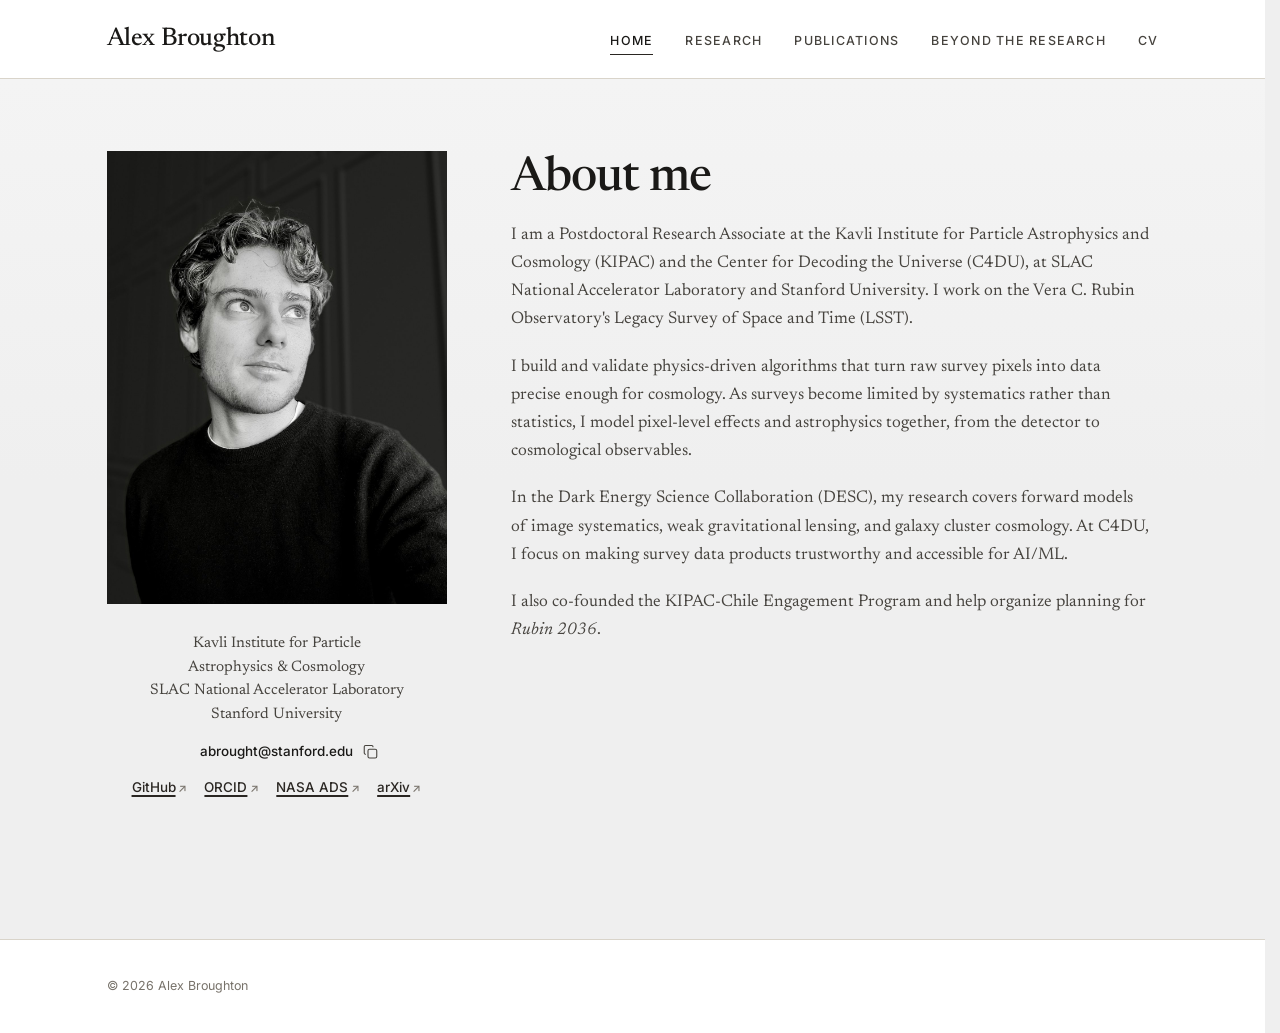
<file: index.html>
<!DOCTYPE html>
<html lang="en">
<head>
<meta charset="utf-8">
<meta name="viewport" content="width=device-width, initial-scale=1">
<title>Alex Broughton</title>
<meta name="description" content="Alex Broughton — Postdoctoral Research Associate at KIPAC, SLAC National Accelerator Laboratory. Instrument signature removal and calibration for the Rubin Observatory LSST Science Pipelines; weak lensing and cluster cosmology with DESC.">
<link rel="canonical" href="https://alex-broughton.github.io/">
<meta property="og:title" content="Alex Broughton">
<meta property="og:description" content="Postdoctoral Research Associate, KIPAC / SLAC — instrument signature removal and calibration for Rubin Observatory's LSST.">
<meta property="og:type" content="profile">
<meta property="og:url" content="https://alex-broughton.github.io/">
<meta property="og:image" content="https://alex-broughton.github.io/img/portrait.jpg">
<link rel="preconnect" href="https://fonts.googleapis.com">
<link rel="preconnect" href="https://fonts.gstatic.com" crossorigin>
<link href="https://fonts.googleapis.com/css2?family=Inter:wght@400;500;600&family=Newsreader:ital,opsz,wght@0,6..72,400;0,6..72,500;0,6..72,600;1,6..72,400&display=swap" rel="stylesheet">
<link rel="stylesheet" href="css/style.css?v=20261104a">
</head>
<body>
<a class="skip-link" href="#main">Skip to content</a>

<header class="site-header">
  <div class="wrap">
    <a class="wordmark" href="index.html">Alex Broughton</a>
    <nav class="site-nav" aria-label="Primary">
      <a href="index.html" aria-current="page">Home</a>
      <a href="research.html">Research</a>
      <a href="publications.html">Publications</a>
      <a href="outreach.html">Beyond the Research</a>
      <a href="cv.html">CV</a>
    </nav>
  </div>
</header>

<main id="main">

<section class="hero wrap">
  <div class="hero-grid">

    <!-- ---------- left column: portrait ---------- -->
      <figure class="portrait-fig">
        <img src="img/portrait.jpg" width="1200" height="1600"
             alt="Portrait of Alex Broughton.">
      </figure>

    <!-- ---------- left column: affiliations, contact, links ---------- -->
    <div class="hero-meta">
      <p class="meta-affil">
        Kavli Institute for Particle Astrophysics &amp;&nbsp;Cosmology<br>
        SLAC National Accelerator Laboratory<br>
        Stanford University
      </p>
      <p class="meta-contact">
        <span class="email-wrap"><span class="email-text">abrought@stanford.edu</span><button type="button" class="copy-btn" data-copy="abrought@stanford.edu"
                aria-label="Copy email address" title="Copy email address"><svg viewBox="0 0 24 24" width="15" height="15" fill="none" stroke="currentColor" stroke-width="1.75" stroke-linecap="round" stroke-linejoin="round" aria-hidden="true"><rect x="8" y="8" width="14" height="14" rx="2.5"/><path d="M4 16c-1.1 0-2-.9-2-2V4c0-1.1.9-2 2-2h10c1.1 0 2 .9 2 2"/></svg></button></span>
      </p>
      <p class="meta-links">
        <a href="https://github.com/Alex-Broughton" rel="me noopener">GitHub</a>
        <a href="https://orcid.org/0000-0001-6966-5316" rel="me noopener">ORCID</a>
        <a href="https://ui.adsabs.harvard.edu/search/q=orcid%3A0000-0001-6966-5316" rel="noopener">NASA ADS</a>
        <a href="https://arxiv.org/a/broughton_a_1" rel="noopener">arXiv</a>
      </p>
    </div>

    <!-- ---------- right column ---------- -->
    <div class="bio">
      <h1>About me</h1>

      <div class="prose">
        <!-- <p class="lede">
          I am a Postdoctoral Research Associate at the Kavli Institute for Particle Astrophysics and
          Cosmology (KIPAC) and the Center for Decoding the Universe (C4DU), at SLAC National Accelerator
          Laboratory and Stanford University. I work on the Vera C. Rubin Observatory's Legacy Survey of
          Space and Time (LSST).
        </p> -->

        <p>
          I am a Postdoctoral Research Associate at the Kavli Institute for Particle Astrophysics and
          Cosmology (KIPAC) and the Center for Decoding the Universe (C4DU), at SLAC National Accelerator
          Laboratory and Stanford University. I work on the Vera C. Rubin Observatory's Legacy Survey of
          Space and Time (LSST).
        </p>

        <p>
          I build and validate physics-driven algorithms that turn raw survey pixels into data precise
          enough for cosmology. As surveys become limited by systematics rather than statistics, I model
          pixel-level effects and astrophysics together, from the detector to cosmological observables.
        </p>

        <p>
          In the Dark Energy Science Collaboration (DESC), my research covers forward models of image
          systematics, weak gravitational lensing, and galaxy cluster cosmology. At C4DU, I focus on making
          survey data products trustworthy and accessible for AI/ML.
        </p>

        <p>
          I also co-founded the KIPAC-Chile Engagement Program and help organize planning for
          <em>Rubin&nbsp;2036</em>.
        </p>
      </div>
    </div>

  </div>
</section>

</main>

<footer class="site-footer">
  <div class="wrap">
    <span>© <span id="year">2026</span> Alex Broughton</span>
  </div>
</footer>
<script>document.getElementById('year').textContent=new Date().getFullYear();</script>
<script>
document.querySelectorAll('.copy-btn').forEach(function (btn) {
  btn.addEventListener('click', function () {
    var text = btn.dataset.copy;
    var icon = btn._icon || (btn._icon = btn.innerHTML);
    var done = function () {
      btn.textContent = 'Copied!';
      btn.classList.add('copied');
      clearTimeout(btn._t);
      btn._t = setTimeout(function () {
        btn.innerHTML = icon;
        btn.classList.remove('copied');
      }, 2000);
    };
    if (navigator.clipboard && window.isSecureContext) {
      navigator.clipboard.writeText(text).then(done);
    } else {
      var ta = document.createElement('textarea');
      ta.value = text;
      ta.style.position = 'fixed';
      ta.style.opacity = '0';
      document.body.appendChild(ta);
      ta.select();
      try { document.execCommand('copy'); done(); } catch (e) {}
      document.body.removeChild(ta);
    }
  });
});
</script>
</body>
</html>
</file>
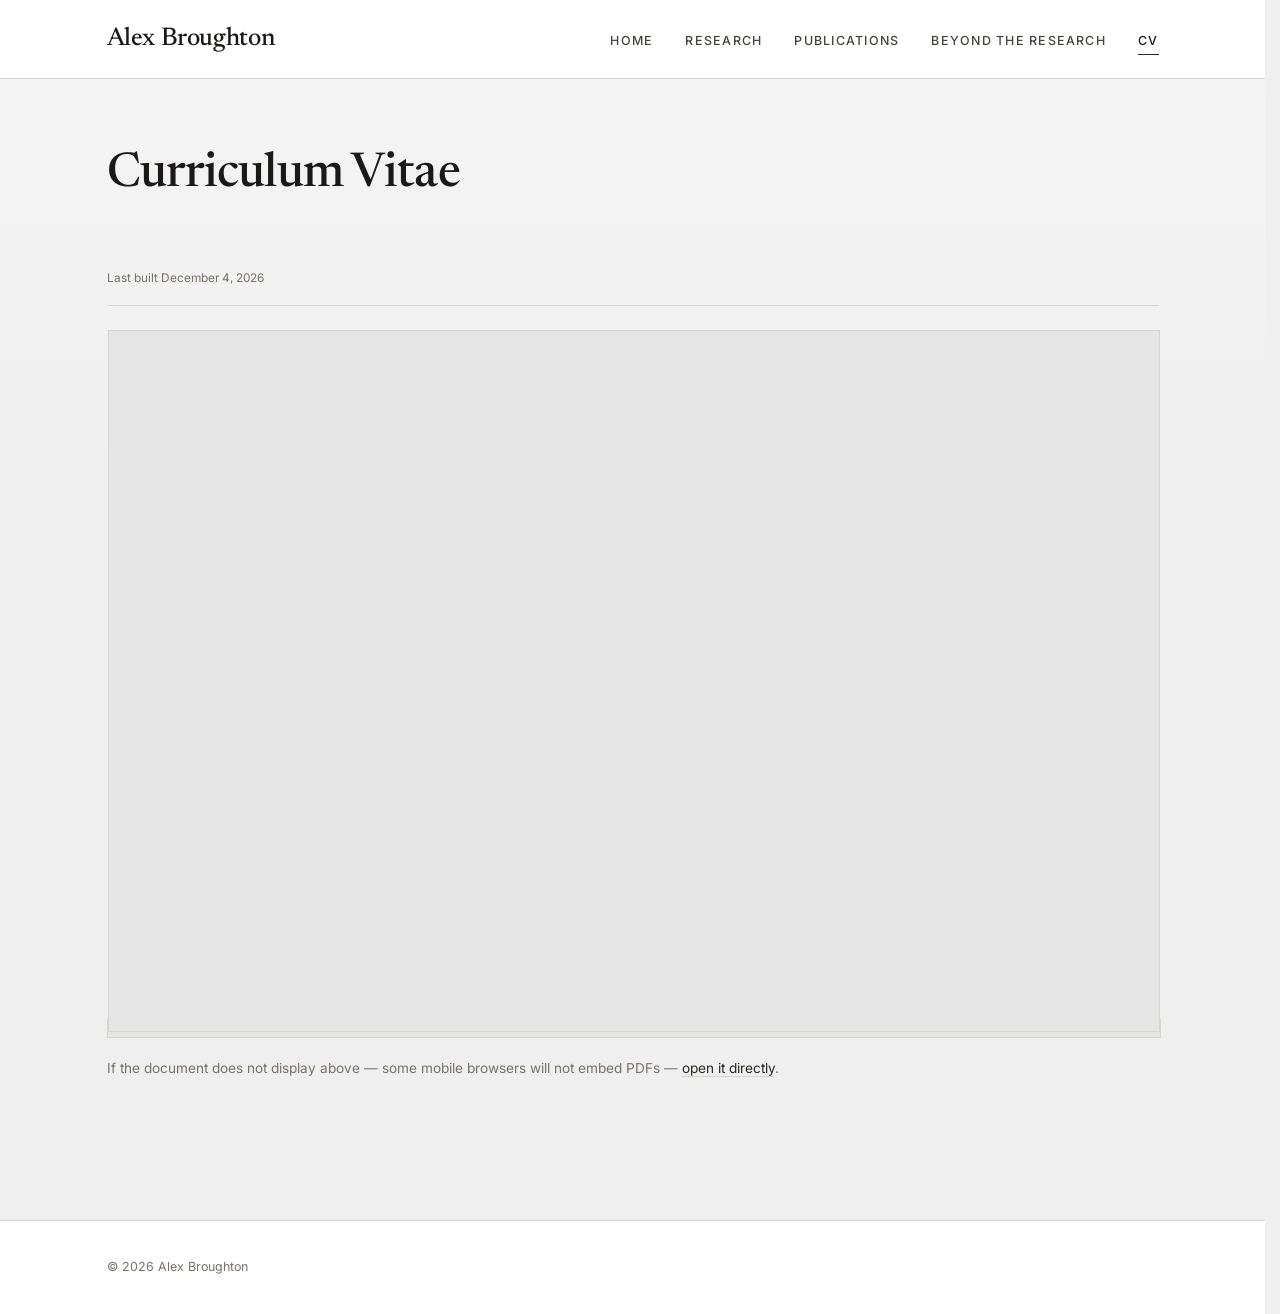
<file: cv.html>
<!DOCTYPE html>
<html lang="en">
<head>
<meta charset="utf-8">
<meta name="viewport" content="width=device-width, initial-scale=1">
<title>CV — Alex Broughton</title>
<meta name="description" content="Curriculum vitae of Alex Broughton — rendered in-page and available as a PDF download. Rebuilt automatically from the LaTeX source.">
<link rel="canonical" href="https://alex-broughton.github.io/cv.html">
<link rel="preconnect" href="https://fonts.googleapis.com">
<link rel="preconnect" href="https://fonts.gstatic.com" crossorigin>
<link href="https://fonts.googleapis.com/css2?family=Inter:wght@400;500;600&family=Newsreader:ital,opsz,wght@0,6..72,400;0,6..72,500;0,6..72,600;1,6..72,400&display=swap" rel="stylesheet">
<link rel="stylesheet" href="css/style.css?v=20261018c">
</head>
<body>
<a class="skip-link" href="#main">Skip to content</a>

<header class="site-header">
  <div class="wrap">
    <a class="wordmark" href="index.html">Alex Broughton</a>
    <nav class="site-nav" aria-label="Primary">
      <a href="index.html">Home</a>
      <a href="research.html">Research</a>
      <a href="publications.html">Publications</a>
      <a href="outreach.html">Beyond the Research</a>
      <a href="cv.html" aria-current="page">CV</a>
    </nav>
  </div>
</header>

<main id="main">

<section class="page-intro wrap">
  <h1>Curriculum Vitae</h1>
</section>

<section class="wrap" style="padding-bottom:clamp(2.5rem,6vw,4rem)">
  <div class="cv-bar">
    <p class="stamp">Last built <span id="cv-date">—</span></p>
  </div>

  <object class="pdf-frame" data="cv/cv.pdf#view=FitH&amp;toolbar=1" type="application/pdf"
          aria-label="Curriculum vitae of Alex Broughton (PDF)">
    <iframe class="pdf-frame" src="cv/cv.pdf#view=FitH" title="Curriculum vitae of Alex Broughton (PDF)"></iframe>
  </object>

  <p class="pdf-fallback">
    If the document does not display above — some mobile browsers will not embed PDFs —
    <a href="cv/cv.pdf">open it directly</a>.
  </p>
</section>

</main>

<footer class="site-footer">
  <div class="wrap">
    <span>© <span id="year">2026</span> Alex Broughton</span>
  </div>
</footer>
<script>
document.getElementById('year').textContent = new Date().getFullYear();
/* Show the PDF's own Last-Modified date so the page never claims a stale build. */
fetch('cv/cv.pdf', { method: 'HEAD', cache: 'no-cache' })
  .then((r) => {
    const lm = r.headers.get('last-modified');
    document.getElementById('cv-date').textContent = lm
      ? new Date(lm).toLocaleDateString(undefined, { year: 'numeric', month: 'long', day: 'numeric' })
      : 'unknown';
  })
  .catch(() => { document.getElementById('cv-date').textContent = 'unknown'; });
</script>
</body>
</html>
</file>
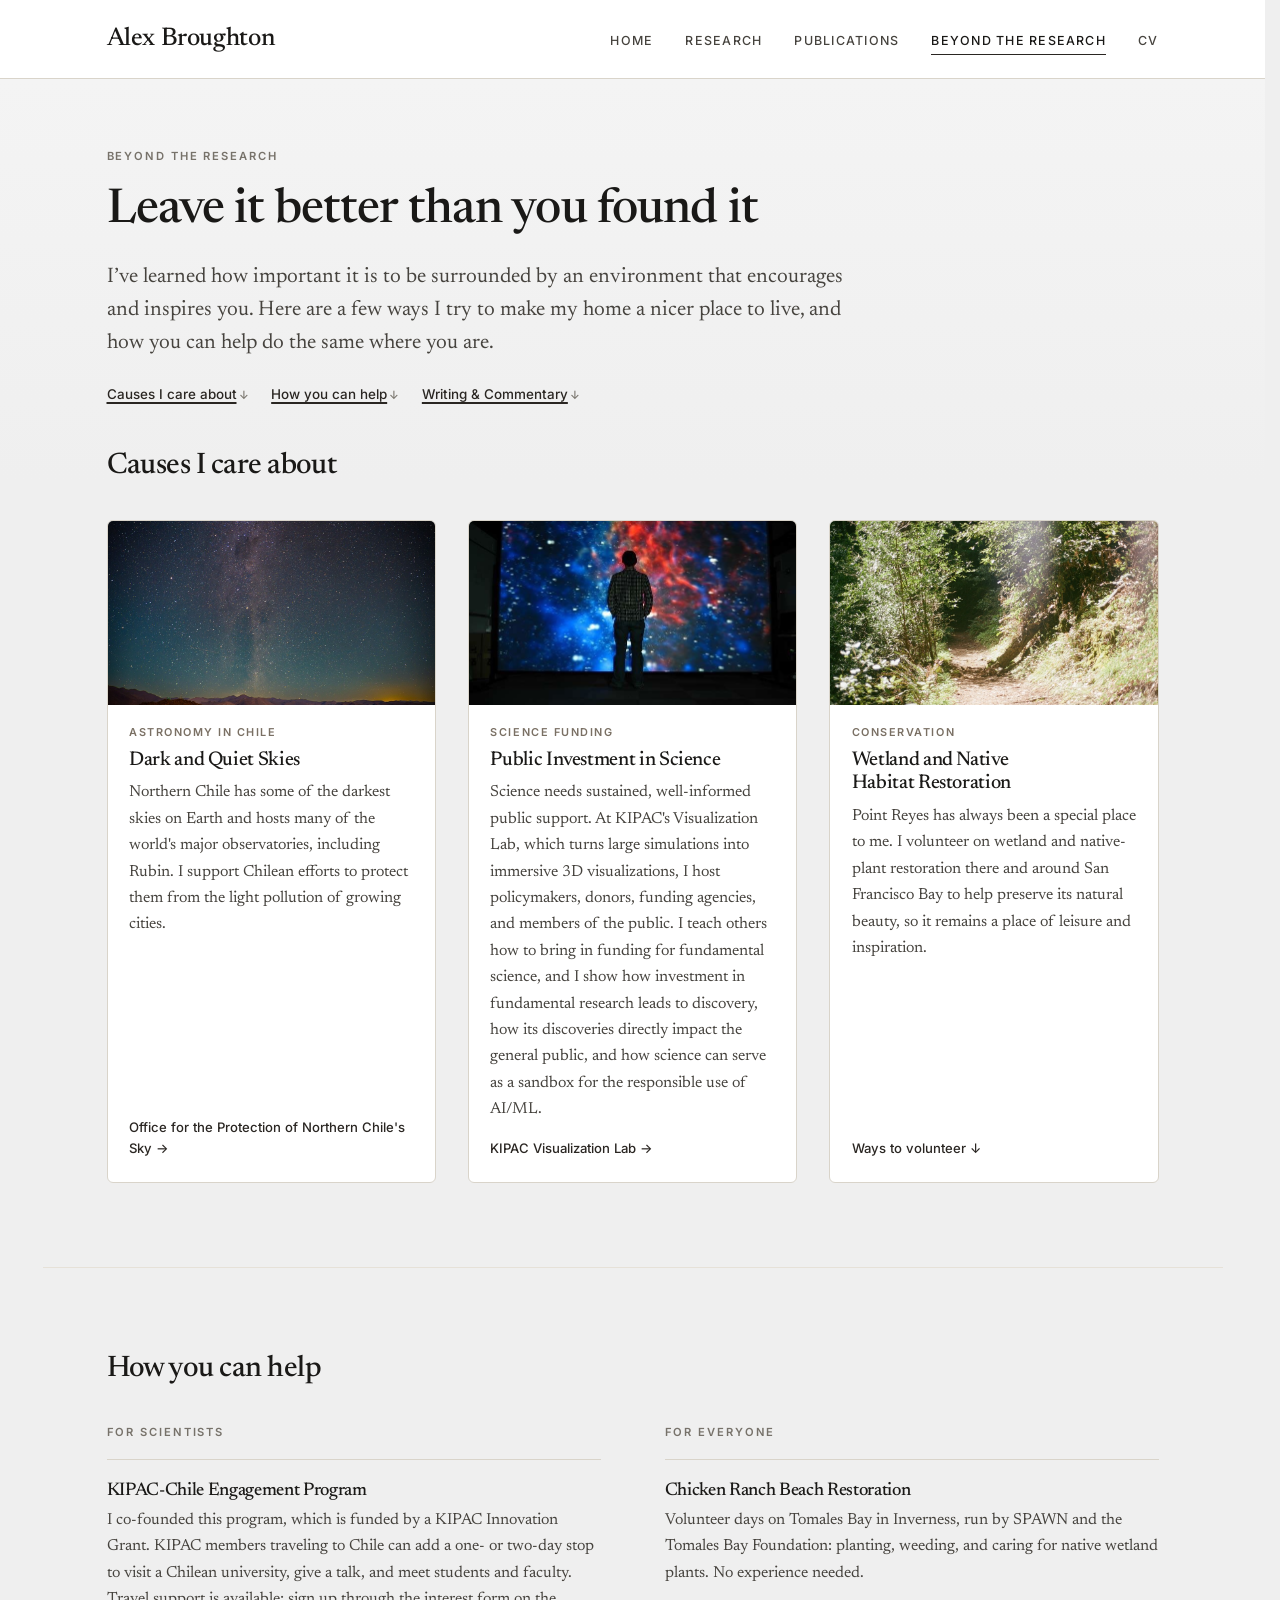
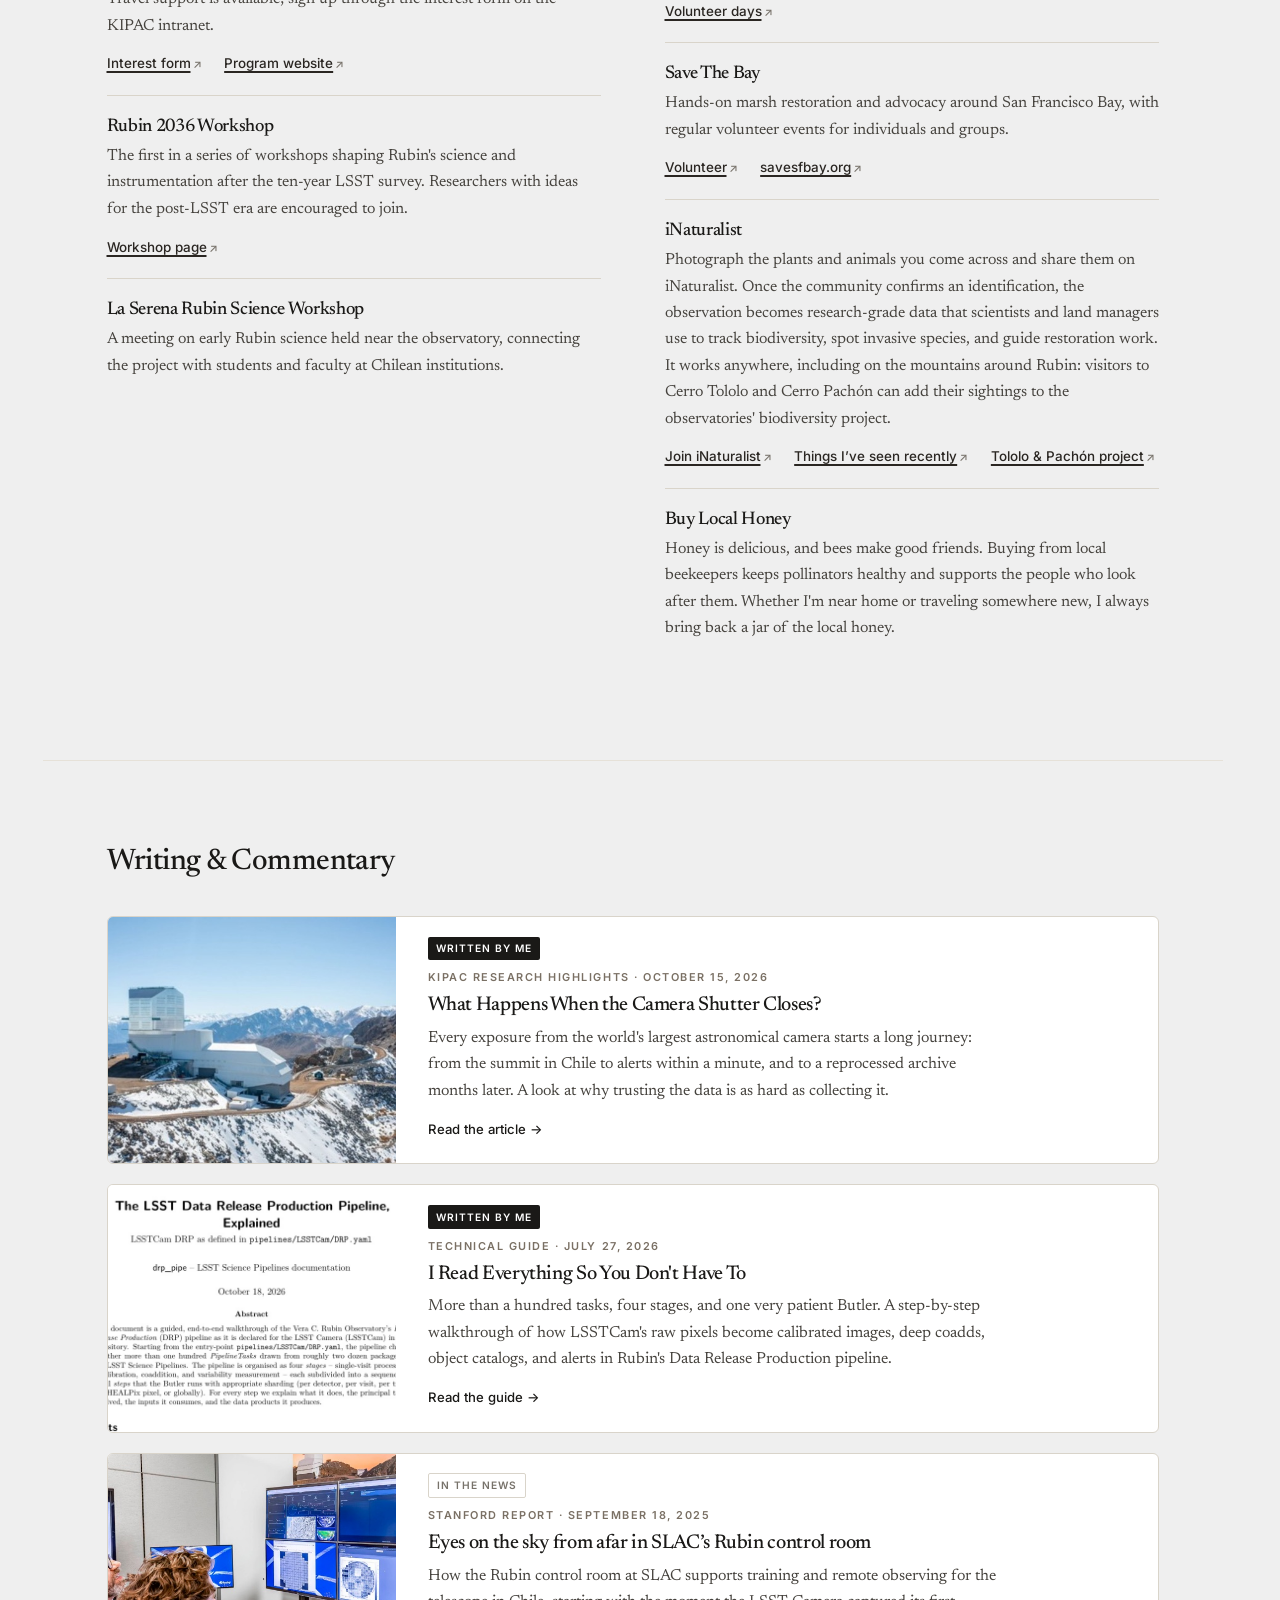
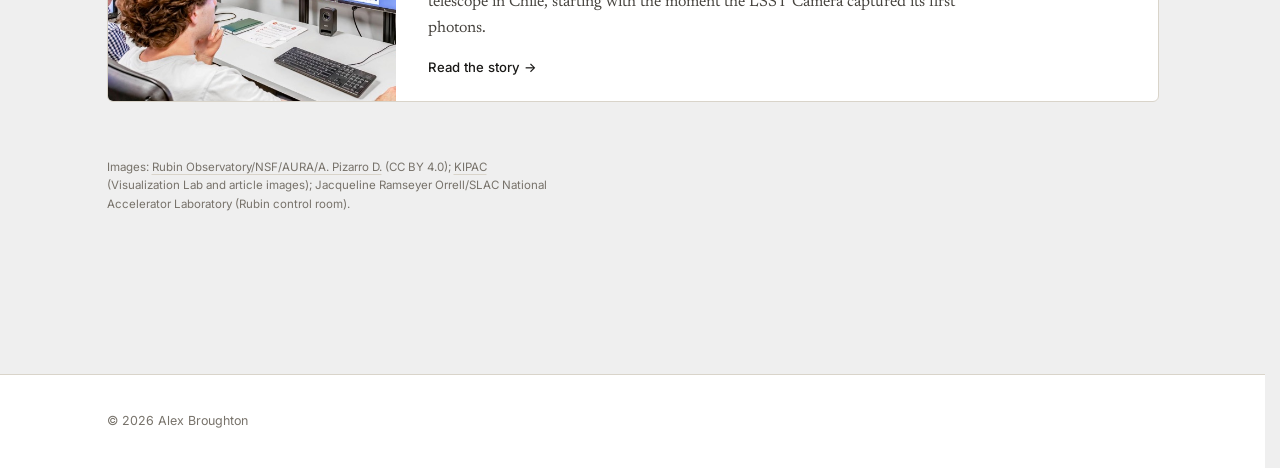
<file: outreach.html>
<!DOCTYPE html>
<html lang="en">
<head>
<meta charset="utf-8">
<meta name="viewport" content="width=device-width, initial-scale=1">
<title>Beyond the Research — Alex Broughton</title>
<meta name="description" content="Causes I care about (dark skies, public investment in science, wetland restoration) and how you can help: the KIPAC-Chile Engagement Program, Rubin workshops, and Bay Area volunteering.">
<link rel="canonical" href="https://alex-broughton.github.io/outreach.html">
<link rel="preconnect" href="https://fonts.googleapis.com">
<link rel="preconnect" href="https://fonts.gstatic.com" crossorigin>
<link href="https://fonts.googleapis.com/css2?family=Inter:wght@400;500;600&family=Newsreader:ital,opsz,wght@0,6..72,400;0,6..72,500;0,6..72,600;1,6..72,400&display=swap" rel="stylesheet">
<link rel="stylesheet" href="css/style.css?v=20261018c">
</head>
<body>
<a class="skip-link" href="#main">Skip to content</a>

<header class="site-header">
  <div class="wrap">
    <a class="wordmark" href="index.html">Alex Broughton</a>
    <nav class="site-nav" aria-label="Primary">
      <a href="index.html">Home</a>
      <a href="research.html">Research</a>
      <a href="publications.html">Publications</a>
      <a href="outreach.html" aria-current="page">Beyond the Research</a>
      <a href="cv.html">CV</a>
    </nav>
  </div>
</header>

<main id="main">

<section class="page-intro wrap">
  <span class="eyebrow">Beyond the Research</span>
  <h1>Leave it better than you found it</h1>
  <p class="lede">
    I&rsquo;ve learned how important it is to be surrounded by an environment that encourages
    and inspires you. Here are a few ways I try to make my home a nicer place to live, and how
    you can help do the same where you are.
  </p>
  <p class="page-links">
    <a href="#causes">Causes I care about</a>
    <a href="#help">How you can help</a>
    <a href="#writing">Writing &amp; Commentary</a>
  </p>
</section>

<section class="section wrap" id="causes" style="padding-top:0">
  <div class="section-head">
    <h2>Causes I care about</h2>
  </div>

  <div class="causes">

    <article class="cause">
      <img style="object-position:center 85%" src="img/outside/dark-skies.jpg" alt="The Milky Way above the mountains around Rubin Observatory on Cerro Pach&oacute;n, Chile" loading="lazy" width="1100" height="733">
      <div class="cause-body">
        <span class="tag">Astronomy in Chile</span>
        <h3>Dark and Quiet Skies</h3>
        <p>
          Northern Chile has some of the darkest skies on Earth and hosts many of the world's
          major observatories, including Rubin. I support Chilean efforts to protect them from
          the light pollution of growing cities.
        </p>
        <a class="more" href="https://www.opcc.cl" rel="noopener">Office for the Protection of Northern Chile's Sky &rarr;</a>
      </div>
    </article>

    <article class="cause">
      <img src="img/outside/vislab.jpg" alt="A visitor standing in front of a wall-sized astrophysical visualization at KIPAC" loading="lazy" width="657" height="493">
      <div class="cause-body">
        <span class="tag">Science funding</span>
        <h3>Public Investment in Science</h3>
        <p>
          Science needs sustained, well-informed public support. At KIPAC's
          Visualization Lab, which turns large simulations into immersive 3D visualizations, I
          host policymakers, donors, funding agencies, and members of the public. I teach others
          how to bring in funding for fundamental science, and I show how investment in
          fundamental research leads to discovery, how its discoveries directly impact the general
          public, and how science can serve as a sandbox for the responsible use of AI/ML.
        </p>
        <a class="more" href="https://kipac.stanford.edu/scientific-data-visualization" rel="noopener">KIPAC Visualization Lab &rarr;</a>
      </div>
    </article>

    <article class="cause">
      <img src="img/outside/point-reyes.jpg" alt="A sunlit trail winding through dense green brush at Point Reyes" loading="lazy" width="1000" height="663">
      <div class="cause-body">
        <span class="tag">Conservation</span>
        <h3>Wetland and Native Habitat Restoration</h3>
        <p>
          Point Reyes has always been a special place to me. I volunteer on wetland and
          native-plant restoration there and around San Francisco Bay to help preserve its natural
          beauty, so it remains a place of leisure and inspiration.
        </p>
        <a class="more" href="#help">Ways to volunteer &darr;</a>
      </div>
    </article>

  </div>
</section>

<section class="section wrap" id="help">
  <div class="section-head">
    <h2>How you can help</h2>
  </div>

  <div class="help">

    <div class="help-group">
      <span class="eyebrow">For scientists</span>

      <div class="help-item">
        <h3>KIPAC-Chile Engagement Program</h3>
        <p>
          I co-founded this program, which is funded by a KIPAC Innovation Grant. KIPAC members
          traveling to Chile can add a one- or two-day stop to visit a Chilean
          university, give a talk, and meet students and faculty. Travel support is available;
          sign up through the interest form on the KIPAC intranet.
        </p>
        <div class="help-links">
          <a href="https://sites.google.com/stanford.edu/kipac-intranet/programs/kipac-chile-engagement-program" rel="noopener">Interest form</a>
          <a href="https://kipac.stanford.edu/outreach-and-public-engagement-kipac/kipac-chile-engagement-program" rel="noopener">Program website</a>
        </div>
      </div>

      <div class="help-item">
        <h3>Rubin 2036 Workshop</h3>
        <p>
          The first in a series of workshops shaping Rubin's science and instrumentation after the
          ten-year LSST survey. Researchers with ideas for the post-LSST era are encouraged to join.
        </p>
        <div class="help-links">
          <a href="https://kipac.stanford.edu/events/kipac-workshops/kipac-workshop-rubin-2036" rel="noopener">Workshop page</a>
        </div>
      </div>

      <div class="help-item">
        <h3>La Serena Rubin Science Workshop</h3>
        <p>
          A meeting on early Rubin science held near the observatory, connecting the project with
          students and faculty at Chilean institutions.
        </p>
      </div>
    </div>

    <div class="help-group">
      <span class="eyebrow">For everyone</span>

      <div class="help-item">
        <h3>Chicken Ranch Beach Restoration</h3>
        <p>
          Volunteer days on Tomales Bay in Inverness, run by SPAWN and the Tomales Bay Foundation:
          planting, weeding, and caring for native wetland plants. No experience needed.
        </p>
        <div class="help-links">
          <a href="https://www.pointreyesnature.com/calendar/2026/8/29/chicken-ranch-beach-restoration" rel="noopener">Volunteer days</a>
        </div>
      </div>

      <div class="help-item">
        <h3>Save The Bay</h3>
        <p>
          Hands-on marsh restoration and advocacy around San Francisco Bay, with regular
          volunteer events for individuals and groups.
        </p>
        <div class="help-links">
          <a href="https://savesfbay.org/volunteer/" rel="noopener">Volunteer</a>
          <a href="https://www.savesfbay.org" rel="noopener">savesfbay.org</a>
        </div>
      </div>

      <div class="help-item">
        <h3>iNaturalist</h3>
        <p>
          Photograph the plants and animals you come across and share them on iNaturalist. Once the
          community confirms an identification, the observation becomes research-grade data that
          scientists and land managers use to track biodiversity, spot invasive species, and guide
          restoration work. It works anywhere, including on the mountains around Rubin: visitors to
          Cerro Tololo and Cerro Pach&oacute;n can add their sightings to the observatories'
          biodiversity project.
        </p>
        <div class="help-links">
          <a href="https://www.inaturalist.org/signup" rel="noopener">Join iNaturalist</a>
          <a href="https://www.inaturalist.org/people/dralexb" rel="noopener">Things I&rsquo;ve seen recently</a>
          <a href="https://inaturalist.mma.gob.cl/projects/biodiversity-of-cerro-tololo-and-pachon-observatories" rel="noopener">Tololo &amp; Pach&oacute;n project</a>
        </div>
      </div>

      <div class="help-item">
        <h3>Buy Local Honey</h3>
        <p>
          Honey is delicious, and bees make good friends. Buying from local beekeepers keeps
          pollinators healthy and supports the people who look after them. Whether I'm near home or
          traveling somewhere new, I always bring back a jar of the local honey.
        </p>
      </div>
    </div>

  </div>
</section>

<section class="section wrap" id="writing">
  <div class="section-head">
    <h2>Writing &amp; Commentary</h2>
  </div>

  <ul class="writing">
    <li>
      <a class="writing-item" href="https://kipac.stanford.edu/news/what-happens-when-camera-shutter-closes" rel="noopener">
        <img src="img/outside/shutter.jpg" alt="Rubin Observatory on the snow-dusted summit of Cerro Pach&oacute;n, Chile" loading="lazy" width="800" height="400">
        <div>
          <span class="role-badge role-author">Written by me</span>
          <span class="tag">KIPAC Research Highlights &middot; October 15, 2026</span>
          <h3>What Happens When the Camera Shutter Closes?</h3>
          <p>
            Every exposure from the world's largest astronomical camera starts a long journey:
            from the summit in Chile to alerts within a minute, and to a reprocessed archive
            months later. A look at why trusting the data is as hard as collecting it.
          </p>
          <span class="more">Read the article &rarr;</span>
        </div>
      </a>
    </li>
    <li>
      <a class="writing-item" href="writing/lsst-drp-explained.pdf" rel="noopener">
        <img src="img/outside/drp-guide.jpg" alt="Title page of a guide to the LSST Data Release Production pipeline" loading="lazy" width="800" height="500">
        <div>
          <span class="role-badge role-author">Written by me</span>
          <span class="tag">Technical guide &middot; July 27, 2026</span>
          <h3>I Read Everything So You Don't Have To</h3>
          <p>
            More than a hundred tasks, four stages, and one very patient Butler. A step-by-step
            walkthrough of how LSSTCam's raw pixels become calibrated images, deep coadds, object
            catalogs, and alerts in Rubin's Data Release Production pipeline.
          </p>
          <span class="more">Read the guide &rarr;</span>
        </div>
      </a>
    </li>
    <li>
      <a class="writing-item" href="https://news.stanford.edu/stories/2025/09/slac-rubin-observatory-control-room-lsst" rel="noopener">
        <img style="object-position:8% center" src="img/outside/control-room.jpg" alt="Rubin operations and camera team members watching screens in the Rubin control room at SLAC" loading="lazy" width="800" height="450">
        <div>
          <span class="role-badge role-featured">In the news</span>
          <span class="tag">Stanford Report &middot; September 18, 2025</span>
          <h3>Eyes on the sky from afar in SLAC&rsquo;s Rubin control room</h3>
          <p>
            How the Rubin control room at SLAC supports training and remote observing for the
            telescope in Chile, starting with the moment the LSST Camera captured its first photons.
          </p>
          <span class="more">Read the story &rarr;</span>
        </div>
      </a>
    </li>
  </ul>

  <p class="credits" style="margin-top:clamp(2.5rem,5vw,3.5rem)">
    Images:
    <a href="https://commons.wikimedia.org/wiki/File:Night_Sky_Above_Rubin_(rubin-Rubin-Marzo-2024-N25).jpg" rel="noopener">Rubin Observatory/NSF/AURA/A. Pizarro D.</a> (CC BY 4.0);
    <a href="https://kipac.stanford.edu/scientific-data-visualization" rel="noopener">KIPAC</a> (Visualization Lab and article images);
    Jacqueline Ramseyer Orrell/SLAC National Accelerator Laboratory (Rubin control room).
  </p>
</section>

</main>

<footer class="site-footer">
  <div class="wrap">
    <span>© <span id="year">2026</span> Alex Broughton</span>
  </div>
</footer>
<script>document.getElementById('year').textContent=new Date().getFullYear();</script>
</body>
</html>
</file>
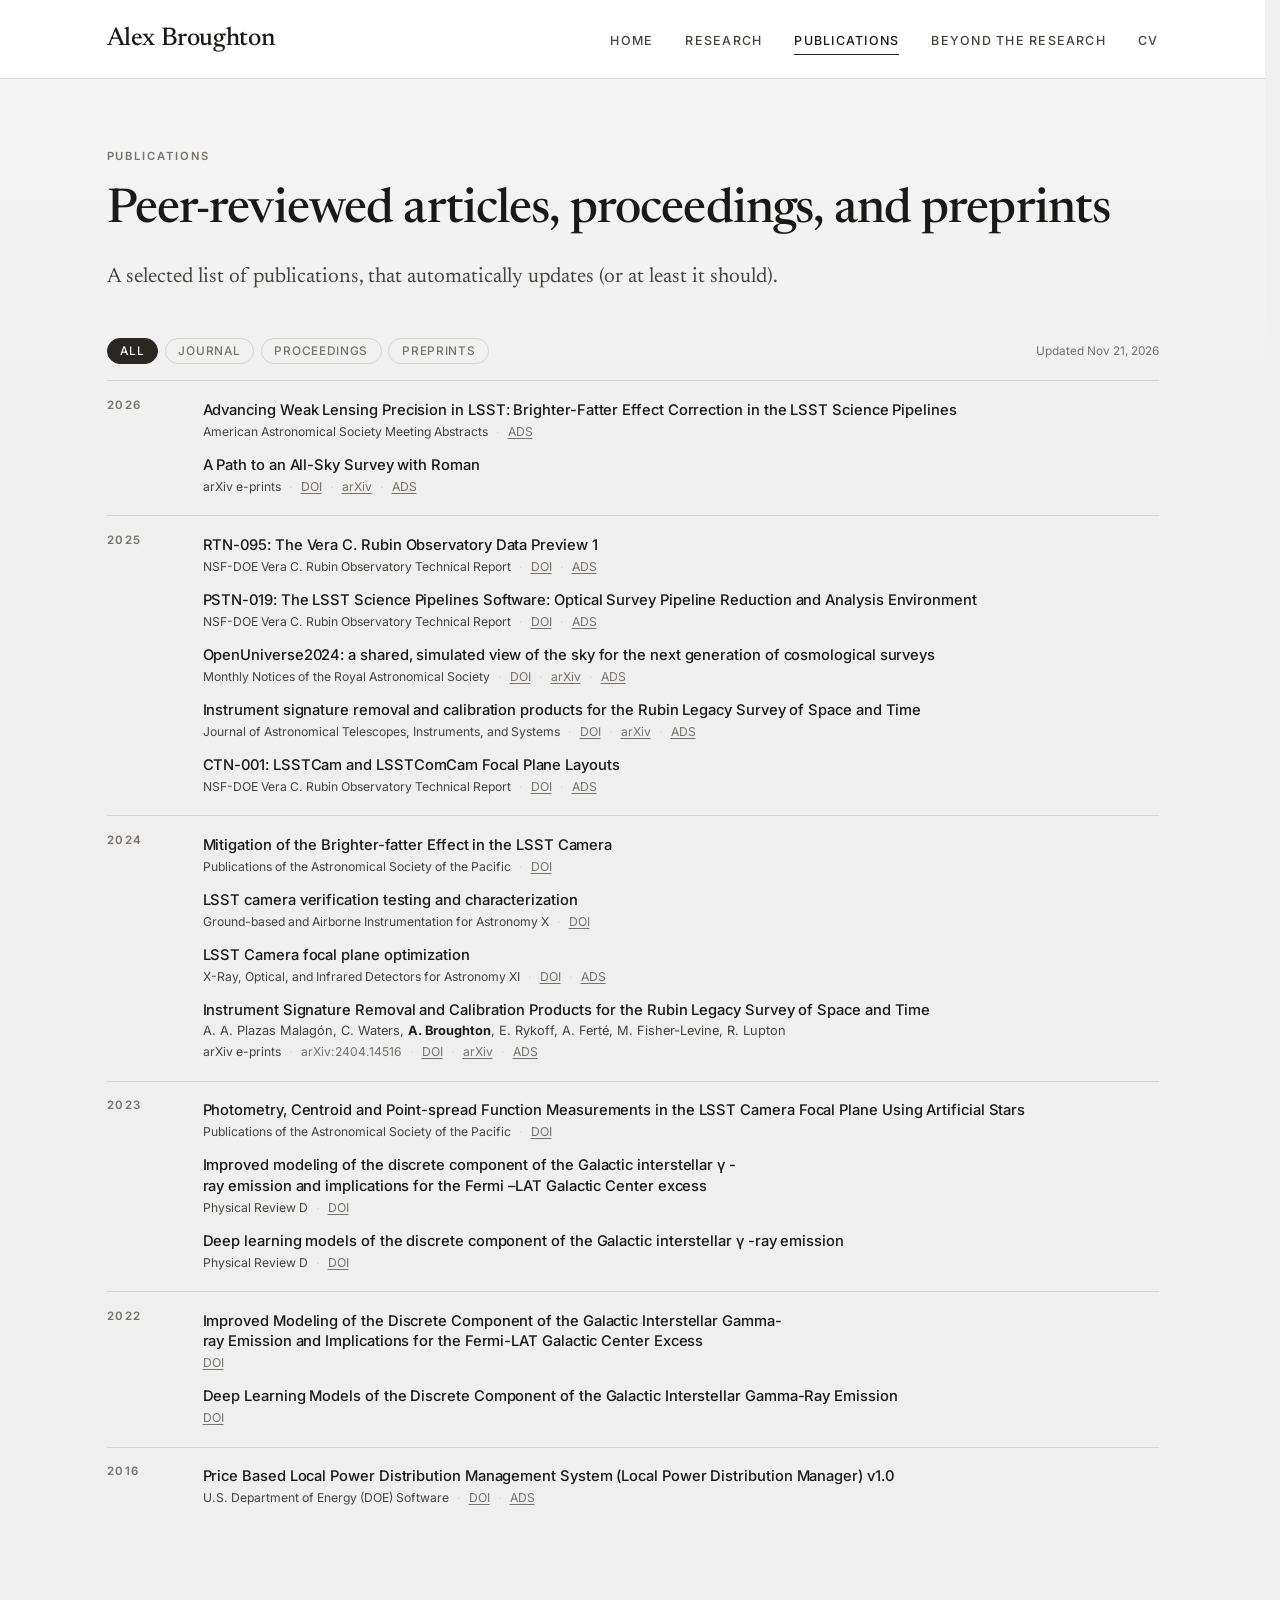
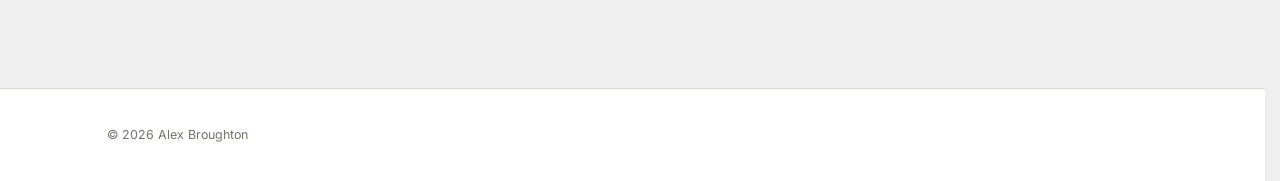
<file: publications.html>
<!DOCTYPE html>
<html lang="en">
<head>
<meta charset="utf-8">
<meta name="viewport" content="width=device-width, initial-scale=1">
<title>Publications — Alex Broughton</title>
<meta name="description" content="Peer-reviewed articles, proceedings, and preprints by Alex Broughton, generated from ORCID and NASA ADS.">
<link rel="canonical" href="https://alex-broughton.github.io/publications.html">
<link rel="preconnect" href="https://fonts.googleapis.com">
<link rel="preconnect" href="https://fonts.gstatic.com" crossorigin>
<link href="https://fonts.googleapis.com/css2?family=Inter:wght@400;500;600&family=Newsreader:ital,opsz,wght@0,6..72,400;0,6..72,500;0,6..72,600;1,6..72,400&display=swap" rel="stylesheet">
<link rel="stylesheet" href="css/style.css?v=20261018c">
</head>
<body>
<a class="skip-link" href="#main">Skip to content</a>

<header class="site-header">
  <div class="wrap">
    <a class="wordmark" href="index.html">Alex Broughton</a>
    <nav class="site-nav" aria-label="Primary">
      <a href="index.html">Home</a>
      <a href="research.html">Research</a>
      <a href="publications.html" aria-current="page">Publications</a>
      <a href="outreach.html">Beyond the Research</a>
      <a href="cv.html">CV</a>
    </nav>
  </div>
</header>

<main id="main">

<section class="page-intro wrap">
  <span class="eyebrow">Publications</span>
  <h1>Peer-reviewed articles, proceedings, and preprints</h1>
  <p class="lede">
      A selected list of publications, that automatically updates (or at least it should).
  </p>
</section>

<section class="section wrap" style="padding-top:0">

  <div class="pub-toolbar">
    <div class="pub-filters" role="group" aria-label="Filter publications by type">
      <button type="button" data-filter="all" aria-pressed="true">All</button>
      <button type="button" data-filter="article" aria-pressed="false">Journal</button>
      <button type="button" data-filter="proceedings" aria-pressed="false">Proceedings</button>
      <button type="button" data-filter="preprint" aria-pressed="false">Preprints</button>
    </div>
    <p class="pub-meta-note" id="pub-meta">Loading…</p>
  </div>

  <div id="pubs"><p class="pub-status">Loading publications…</p></div>
</section>

</main>

<footer class="site-footer">
  <div class="wrap">
    <span>© <span id="year">2026</span> Alex Broughton</span>
  </div>
</footer>
<script>document.getElementById('year').textContent=new Date().getFullYear();</script>
<script src="js/pubs.js" defer></script>
</body>
</html>
</file>
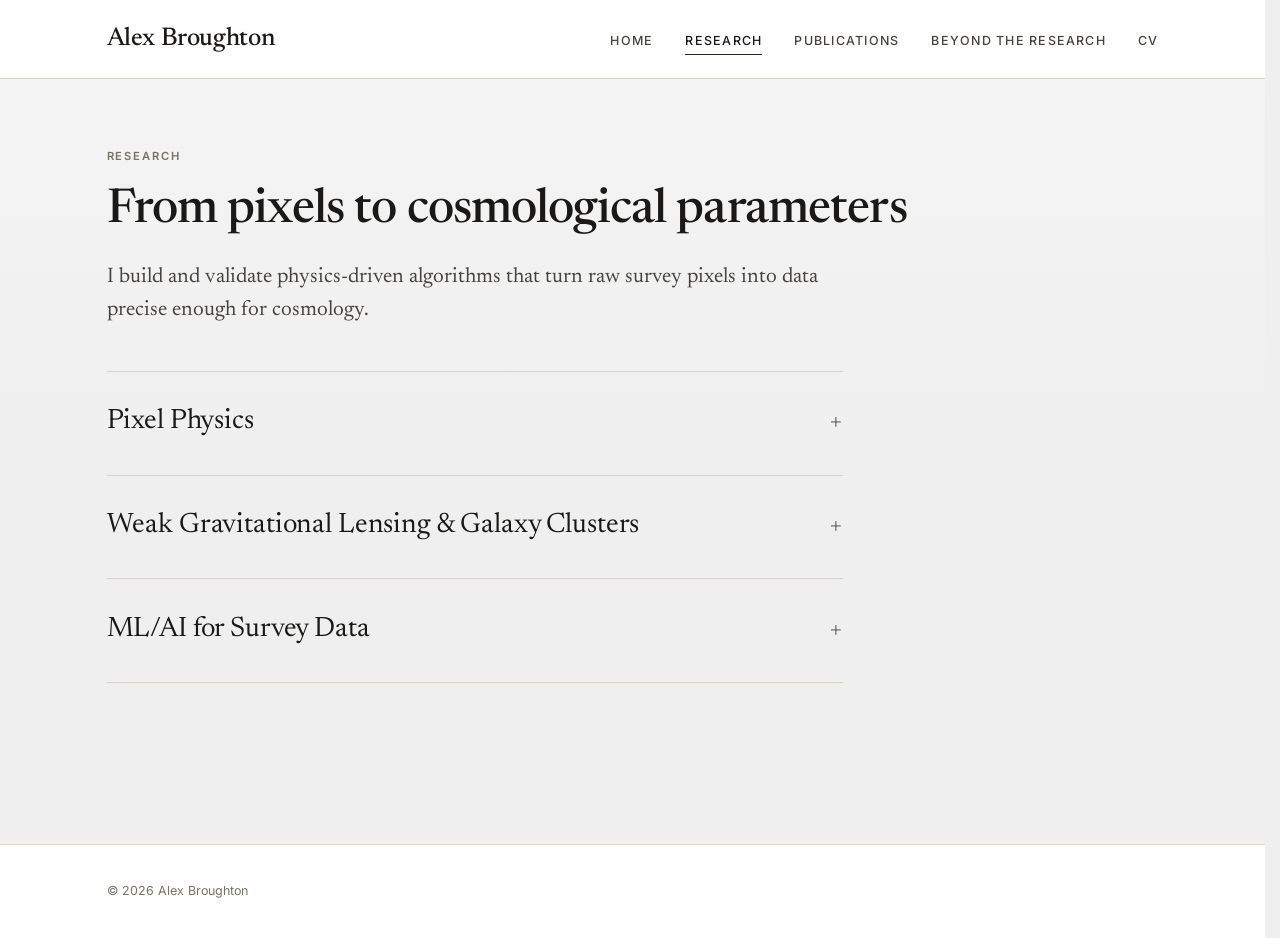
<file: research.html>
<!DOCTYPE html>
<html lang="en">
<head>
<meta charset="utf-8">
<meta name="viewport" content="width=device-width, initial-scale=1">
<title>Research — Alex Broughton</title>
<meta name="description" content="Research areas: pixel physics and CCD systematics for Rubin/LSST, weak gravitational lensing and galaxy clusters, and machine learning for survey data.">
<link rel="canonical" href="https://alex-broughton.github.io/research.html">
<link rel="preconnect" href="https://fonts.googleapis.com">
<link rel="preconnect" href="https://fonts.gstatic.com" crossorigin>
<link href="https://fonts.googleapis.com/css2?family=Inter:wght@400;500;600&family=Newsreader:ital,opsz,wght@0,6..72,400;0,6..72,500;0,6..72,600;1,6..72,400&display=swap" rel="stylesheet">
<link rel="stylesheet" href="css/style.css?v=20261020f">
</head>
<body>
<a class="skip-link" href="#main">Skip to content</a>

<header class="site-header">
  <div class="wrap">
    <a class="wordmark" href="index.html">Alex Broughton</a>
    <nav class="site-nav" aria-label="Primary">
      <a href="index.html">Home</a>
      <a href="research.html" aria-current="page">Research</a>
      <a href="publications.html">Publications</a>
      <a href="outreach.html">Beyond the Research</a>
      <a href="cv.html">CV</a>
    </nav>
  </div>
</header>

<main id="main">

<section class="page-intro wrap">
  <span class="eyebrow">Research</span>
  <h1>From pixels to cosmological parameters</h1>
  <p class="lede">
    I build and validate physics-driven algorithms that turn raw survey pixels into data precise
    enough for cosmology.
  </p>
</section>

<section class="section wrap" style="padding-top:0">
  <div class="area-list">

    <details class="area">
      <summary>
        <span class="area-head">
          <span class="area-title">Pixel Physics</span>
        </span>
        <span class="mark" aria-hidden="true"></span>
      </summary>
      <div class="area-body">
        <p>
          A CCD is not a perfect photon counter. In Rubin's thick, fully-depleted sensors, electric
          fields, readout electronics, and the charge already in a pixel all leave a mark on the image,
          most notably the <em>brighter-fatter effect</em>, where bright stars appear larger than faint
          ones. Every downstream measurement inherits these errors, from supernova photometry to galaxy
          shapes, so removing them is what lets LSST reach the precision its dark energy science needs.
        </p>
        <p>
          I lead instrument signature removal development, commissioning, and validation for the Rubin
          Science Pipelines. I developed a physically motivated brighter-fatter correction and used it
          to define a new full-well metric for LSSTCam sensors, and I build and validate the
          camera's calibration products.
        </p>
        <figure class="area-fig area-fig--diagram">
          <img src="img/research/image-formation.jpg" width="1844" height="834" alt="Image-formation forward model: an intrinsic galaxy is sheared by weak lensing, convolved with the PSF, pixelized, and passed through the instrument response before measurement" loading="lazy">
          <figcaption>Forward model of image formation. An intrinsic galaxy is sheared by weak lensing (<em>g</em>&nbsp;=&nbsp;(0.01,&nbsp;0.01)), convolved with the point-spread function, pixelized, and passed through the instrument response, where detector effects such as the brighter-fatter effect imprint on the measurement.</figcaption>
        </figure>
        <figure class="area-fig area-fig--diagram">
          <img src="img/research/lsstcam.jpg" width="2011" height="1044" alt="The LSST Camera with an inset showing the focal plane layout: 3 by 3 rafts of 4k by 4k sensors, a 9.6 square degree field of view, and the Moon for scale" loading="lazy">
        </figure>
        <figure class="area-fig area-fig--diagram">
          <div class="fig-pair">
            <img src="img/research/bf-pixel-boundaries.png" width="534" height="534" style="flex-grow:987" alt="Schematic of a 3 by 3 pixel grid in which the boundaries of the pixels around a collected charge Q are displaced from their nominal positions by shifts epsilon" loading="lazy">
            <img src="img/research/bf-kernels.png" width="454" height="725" style="flex-grow:626" alt="Two maps of the brighter-fatter kernels, K^V and K^H, showing the vertical and horizontal pixel-boundary response around a central pixel" loading="lazy">
          </div>
          <figcaption>The brighter-fatter effect. <em>Left:</em> charge <em>Q</em> collected in a pixel displaces the boundaries of its neighbors (solid) from their nominal positions (dashed) by <em>&epsilon;</em><sub><em>ij</em></sub>. <em>Right:</em> the vertical and horizontal brighter-fatter kernels, <em>K</em><sup>V</sup> and <em>K</em><sup>H</sup>, which map the charge distribution to boundary shifts. See Rubin technical note <a href="https://dmtn-336.lsst.io/" target="_blank" rel="noopener">DMTN-336</a> for details.</figcaption>
        </figure>
      </div>
    </details>

    <details class="area">
      <summary>
        <span class="area-head">
          <span class="area-title">Weak Gravitational Lensing &amp; Galaxy Clusters</span>
        </span>
        <span class="mark" aria-hidden="true"></span>
      </summary>
      <div class="area-body">
        <p>
          Mass bends light, so foreground matter slightly stretches the images of more distant
          galaxies. The effect is about one percent, invisible in a single galaxy but measurable across
          millions. Because it responds to all mass, dark or luminous, lensing maps dark matter, weighs
          galaxy clusters, and constrains how structure and dark energy have evolved.
        </p>
        <p>
          In DESC I work on forward models that trace image systematics into shear measurements, along
          with PSF diagnostics, shear mapping, photometric redshifts, and cluster cosmology on Rubin
          data previews.
        </p>
        <figure class="area-fig">
          <img src="img/research/lensing-map.jpg" width="2178" height="1771" alt="Weak-lensing aperture-mass map overlaid on a gri coadd image, with contours around three prominent mass peaks" loading="lazy">
          <figcaption>Weak-lensing detection of three known galaxy clusters (Abell&nbsp;2809, Abell&nbsp;S67, and PSZ2&nbsp;G309.43&minus;72.86) in the E-mode aperture-mass map, <em>M</em><sub>ap</sub>, overlaid on a <em>gri</em> coadd from Rubin imaging. Contours indicate peak significance levels.</figcaption>
        </figure>
      </div>
    </details>

    <details class="area">
      <summary>
        <span class="area-head">
          <span class="area-title">ML/AI for Survey Data</span>
        </span>
        <span class="mark" aria-hidden="true"></span>
      </summary>
      <div class="area-body">
        <p>
          Rubin will catalog tens of billions of stars and galaxies, far more than anyone can inspect
          by hand. Machine learning handles tasks like separating stars from galaxies, estimating
          redshifts, and flagging image artifacts quickly and consistently. For cosmology, these models
          are only useful when their errors are measured and carried into the error budget.
        </p>
        <p>
          I have built star–galaxy classifiers for Rubin Data Preview&nbsp;2 and stray-light
          classifiers for survey visits. In my thesis I used deep learning to model Galactic γ-ray
          emission, tightening the systematic errors on the Fermi-LAT Galactic Center excess.
        </p>
        <div class="logo-row">
          <img src="img/research/sds-logo.png" width="662" height="344" alt="Stanford Data Science" loading="lazy">
          <img src="img/research/c4du-logo.png" width="1310" height="348" alt="Center for Decoding the Universe at Stanford" loading="lazy">
        </div>
        <figure class="area-fig">
          <img src="img/research/ml-workshop.jpg" width="1800" height="998" alt="Workshop participants working on laptops around a long table in a conference room" loading="lazy">
        </figure>
      </div>
    </details>

  </div>
</section>

</main>

<footer class="site-footer">
  <div class="wrap">
    <span>© <span id="year">2026</span> Alex Broughton</span>
  </div>
</footer>
<script>document.getElementById('year').textContent=new Date().getFullYear();</script>
</body>
</html>
</file>
<file: css/style.css>
/* ============================================================
   alex-broughton.github.io — editorial base
   Serif: Newsreader (display, headings, body prose)
   Sans:  Inter (nav, labels, metadata, UI)
   ============================================================ */

:root {
  --paper:      #EFEFEF;
  --paper-2:    #E5E5E5;
  --ink:        #1A1917;
  --ink-soft:   #46433E;
  --ink-mute:   #77726A;
  --rule:       #D9D4CA;
  --rule-soft:  #E6E1D8;
  --accent:     #2A2622;
  --accent-lt:  #7A7064;

  --serif: "Newsreader", "Iowan Old Style", Georgia, "Times New Roman", serif;
  --sans:  "Inter", -apple-system, BlinkMacSystemFont, "Segoe UI", Helvetica, Arial, sans-serif;

  --measure: 64ch;
  --gutter: clamp(1.25rem, 5vw, 4rem);
  --maxw: 1180px;
}

*, *::before, *::after { box-sizing: border-box; }

html {
  -webkit-text-size-adjust: 100%;
  scroll-behavior: smooth;
  /* Reserve scrollbar space on every page so the header/nav doesn't shift
     between short pages (no scrollbar) and long ones (scrollbar). */
  scrollbar-gutter: stable;
  overflow-y: scroll;
}

body {
  margin: 0;
  background: var(--paper);
  background-image: linear-gradient(180deg, #F5F5F5 0%, var(--paper) 480px);
  background-repeat: no-repeat;
  color: var(--ink);
  font-family: var(--serif);
  font-size: 1.0625rem;
  line-height: 1.65;
  font-optical-sizing: auto;
  -webkit-font-smoothing: antialiased;
  text-rendering: optimizeLegibility;
}

img { max-width: 100%; height: auto; display: block; }

a { color: var(--accent); text-decoration: none; }
a:hover { color: var(--ink); }

::selection { background: #E6DFD2; }

p a { text-decoration: underline; text-decoration-color: var(--rule); text-underline-offset: 3px; }
p a:hover { text-decoration-color: currentColor; }

/* ---------- layout ---------- */

.wrap {
  max-width: var(--maxw);
  margin-inline: auto;
  padding-inline: var(--gutter);
}

/* ---------- header ---------- */

.site-header {
  background: #FFFFFF;
  border-bottom: 1px solid var(--rule);
  position: sticky;
  top: 0;
  z-index: 50;
}

.site-header .wrap {
  display: flex;
  align-items: baseline;
  justify-content: space-between;
  gap: 1.5rem;
  min-height: 78px;
  padding-block: 1.1rem;
}

.wordmark {
  font-family: var(--serif);
  font-size: clamp(1.35rem, 2.4vw, 1.6rem);
  font-weight: 500;
  letter-spacing: -0.015em;
  color: var(--ink);
  white-space: nowrap;
}
.wordmark:hover { color: var(--ink); }

.site-nav {
  display: flex;
  flex-wrap: wrap;
  row-gap: .5rem;
  gap: clamp(1rem, 2.5vw, 2.1rem);
  font-family: var(--sans);
  font-size: 0.78rem;
  font-weight: 500;
  letter-spacing: 0.1em;
  text-transform: uppercase;
}

.site-nav a {
  color: var(--ink-soft);
  padding-bottom: 3px;
  border-bottom: 1.5px solid transparent;
  transition: color .15s ease, border-color .15s ease;
}
.site-nav a:hover { color: var(--ink); border-bottom-color: var(--rule); }
.site-nav a[aria-current="page"] { color: var(--ink); border-bottom-color: var(--accent); }

/* ---------- typography primitives ---------- */

h1, h2, h3, h4 {
  font-family: var(--serif);
  font-weight: 500;
  letter-spacing: -0.018em;
  line-height: 1.18;
  margin: 0 0 .6em;
  text-wrap: balance;
}

h1 { font-size: clamp(2.1rem, 4.6vw, 3rem); }
h2 { font-size: clamp(1.45rem, 2.7vw, 1.85rem); }
h3 { font-size: 1.15rem; }

p { margin: 0 0 1.15em; }
p:last-child { margin-bottom: 0; }

.lede {
  font-size: clamp(1.15rem, 1.9vw, 1.32rem);
  line-height: 1.55;
  color: var(--ink);
}

.eyebrow {
  font-family: var(--sans);
  font-size: 0.7rem;
  font-weight: 600;
  letter-spacing: 0.17em;
  text-transform: uppercase;
  color: var(--ink-mute);
  margin: 0 0 1.1rem;
  display: block;
}

.rule { border: 0; border-top: 1px solid var(--rule); margin: 0; }

.section { padding-block: clamp(3rem, 7vw, 5.25rem); }
.section + .section { border-top: 1px solid var(--rule-soft); }

.section-head { margin-bottom: 2.25rem; max-width: var(--measure); }
.section-head p { color: var(--ink-soft); }

/* ---------- page intro (sub-pages) ---------- */

.page-intro { padding-block: clamp(2.75rem, 6vw, 4.25rem) clamp(2rem, 4vw, 2.75rem); }
.page-intro h1 { margin-bottom: .45em; }
.page-intro .lede { max-width: var(--measure); color: var(--ink-soft); }

/* ============================================================
   HOME
   ============================================================ */

.hero { padding-block: clamp(2.5rem, 6vw, 4.5rem) clamp(2.5rem, 5vw, 4rem); }

.hero-grid {
  display: grid;
  grid-template-columns: minmax(240px, 340px) 1fr;
  grid-template-rows: auto 1fr;
  grid-template-areas:
    "portrait bio"
    "meta     bio";
  column-gap: clamp(2rem, 5vw, 4.5rem);
  align-items: start;
}
.portrait-fig { grid-area: portrait; }
.hero-meta    { grid-area: meta; }
.bio          { grid-area: bio; }

/* portrait column */
.portrait-fig { margin: 0; }

.portrait-fig img {
  width: 100%;
}

.portrait-caption {
  font-family: var(--sans);
  font-size: 0.72rem;
  letter-spacing: 0.04em;
  color: var(--ink-mute);
  margin-top: 1.5rem;
  line-height: 1.5;
}

/* affiliation / contact lines under portrait */
.hero-meta { margin-top: 1.75rem; text-align: center; }
.hero-meta p { margin: 0; text-align: center; }
.hero-meta p + p { margin-top: .9rem; }

.meta-affil {
  text-wrap: balance;
  font-size: .95rem;
  line-height: 1.55;
  color: var(--ink-soft);
}

.meta-contact,
.meta-links {
  font-family: var(--sans);
  font-size: .84rem;
  line-height: 1.6;
}

.hero-meta a {
  color: var(--accent);
  font-weight: 500;
  text-decoration: underline;
  text-decoration-color: currentColor;
  text-decoration-thickness: 1.5px;
  text-underline-offset: 3px;
  transition: color .15s;
}
.hero-meta a:hover { color: var(--accent-lt); text-decoration-thickness: 2px; }
.meta-contact a { word-break: break-word; }
.email-wrap { position: relative; display: inline-block; }
.email-text { color: var(--ink); font-weight: 500; word-break: break-word; }
.copy-btn {
  font-family: var(--sans);
  font-size: .72rem;
  font-weight: 500;
  letter-spacing: .03em;
  -webkit-appearance: none;
  appearance: none;
  color: var(--ink-soft);
  background: transparent;
  border: 0;
  border-radius: 4px;
  display: inline-flex;
  align-items: center;
  justify-content: center;
  padding: .25rem .4rem;
  position: absolute;
  left: 100%;
  top: 50%;
  transform: translateY(-50%);
  margin-left: .25rem;
  white-space: nowrap;
  min-height: 1.6rem;
  line-height: 1;
  cursor: pointer;
  transition: color .15s, border-color .15s, background .15s;
}
.copy-btn:hover { color: var(--ink); }
.copy-btn svg { display: block; flex: none; width: 15px; height: 15px; overflow: visible; }
.copy-btn:active { transform: translateY(calc(-50% + 1px)); }
.copy-btn.copied { color: #2E7D4F; font-weight: 600; }

.meta-links { display: flex; flex-wrap: wrap; justify-content: center; gap: .25rem 1.1rem; }
.meta-links a::after {
  content: "\2197";
  display: inline-block;
  margin-left: .2em;
  font-size: .85em;
  text-decoration: none;
  color: var(--ink-mute);
}

section[id] { scroll-margin-top: 4.5rem; }

/* in-page section links (same look as .meta-links) */
.page-links {
  display: flex;
  flex-wrap: wrap;
  gap: .25rem 1.4rem;
  margin: 1.4rem 0 0;
  font-family: var(--sans);
  font-size: .84rem;
  line-height: 1.6;
}
.page-links a {
  color: var(--accent);
  font-weight: 500;
  text-decoration: underline;
  text-decoration-color: currentColor;
  text-decoration-thickness: 1.5px;
  text-underline-offset: 3px;
  transition: color .15s;
}
.page-links a:hover { color: var(--accent-lt); text-decoration-thickness: 2px; }
.page-links a::after {
  content: "\2193";
  display: inline-block;
  margin-left: .2em;
  font-size: .85em;
  text-decoration: none;
  color: var(--ink-mute);
}

/* bio column */
.bio h1 { margin-bottom: .3em; }
.bio .role {
  font-family: var(--sans);
  font-size: .82rem;
  font-weight: 500;
  letter-spacing: 0.11em;
  text-transform: uppercase;
  color: var(--ink-mute);
  margin-bottom: 1.6rem;
}
.bio .prose { max-width: var(--measure); }
.bio .prose p + p { margin-top: 0; }
.bio .prose .lede {
  font-size: clamp(1.2rem, 2vw, 1.4rem);
  line-height: 1.5;
  margin-bottom: 1.6rem;
  text-wrap: pretty;
}
.bio .prose p:not(.lede) { color: var(--ink-soft); }

.pull {
  border-left: 2px solid var(--accent);
  padding-left: 1.25rem;
  margin: 1.9rem 0;
  font-style: italic;
  font-size: 1.1rem;
  line-height: 1.5;
  color: var(--ink-soft);
  max-width: 52ch;
}

.hero-links {
  display: flex;
  flex-wrap: wrap;
  gap: 1.5rem;
  margin-top: 2.25rem;
  padding-top: 1.5rem;
  border-top: 1px solid var(--rule);
  font-family: var(--sans);
  font-size: .82rem;
  font-weight: 500;
  letter-spacing: .03em;
}
.hero-links a::after { content: " →"; color: var(--ink-mute); }

/* keyword strip */
.keywords {
  display: flex; flex-wrap: wrap; gap: .5rem .55rem;
  list-style: none; margin: 1.9rem 0 0; padding: 0;
}
.keywords li {
  font-family: var(--sans);
  font-size: .74rem;
  letter-spacing: .04em;
  color: var(--ink-soft);
  background: var(--paper-2);
  border-radius: 3px;
  padding: .3rem .6rem;
}

/* ============================================================
   RESEARCH
   ============================================================ */

.area-list {
  max-width: calc(var(--measure) + 6rem);
  border-bottom: 1px solid var(--rule);
}

.area { border-top: 1px solid var(--rule); }

.area summary {
  display: flex;
  align-items: baseline;
  gap: 2rem;
  padding: 2.1rem 0 2.2rem;
  cursor: pointer;
  list-style: none;
}
.area summary::-webkit-details-marker { display: none; }
.area[open] summary { padding-bottom: 1.1rem; }

.area-head { flex: 1; min-width: 0; }
.area-title {
  font-size: clamp(1.45rem, 2.4vw, 1.75rem);
  font-weight: 400;
  line-height: 1.2;
  letter-spacing: -.005em;
  color: var(--ink);
  transition: color .15s;
}
.area summary:hover .area-title { color: var(--accent); }

.area .mark {
  flex: 0 0 auto;
  font-family: var(--sans);
  font-size: 1.35rem;
  font-weight: 300;
  line-height: 1;
  color: var(--ink-mute);
}
.area .mark::before { content: "+"; }
.area[open] .mark::before { content: "\2212"; }

.area-body {
  max-width: var(--measure);
  padding-bottom: 2.6rem;
}
.area-body p { color: var(--ink-soft); margin: 0; }
.area-body p + p { margin-top: 1.1em; }

.area-fig { margin: 1.9rem 0 0; }
.area-fig img {
  width: 100%;
  height: auto;
  border: 1px solid var(--rule);
  border-radius: 4px;
  background: var(--paper-2);
}
/* Diagrams on white backgrounds blend into the paper tone instead of boxing. */
.area-fig--diagram img {
  border: 0;
  border-radius: 0;
  background: none;
  mix-blend-mode: multiply;
}

/* Side-by-side images scaled to a common height (flex-grow set to each aspect ratio). */
.fig-pair {
  display: flex;
  align-items: center;
  gap: clamp(1rem, 4vw, 2.25rem);
}
.fig-pair img { flex: 1 1 0; min-width: 0; }

.area-fig a { color: inherit; text-decoration: underline; text-underline-offset: 2px; }
.area-fig a:hover { color: var(--accent); }

.logo-row {
  display: flex;
  flex-wrap: wrap;
  align-items: center;
  gap: 1.5rem 2.5rem;
  margin-top: 1.9rem;
}
.logo-row img {
  height: 3.25rem;
  width: auto;
  max-width: 100%;
  mix-blend-mode: multiply;
}
.logo-row:not(:has(img:not([hidden]))) { display: none; }

.area-fig figcaption {
  margin-top: .65rem;
  font-family: var(--sans);
  font-size: .8rem;
  line-height: 1.5;
  color: var(--ink-mute);
}

/* ---------- publications ---------- */

.pub-toolbar {
  display: flex;
  flex-wrap: wrap;
  align-items: baseline;
  justify-content: space-between;
  gap: 1rem;
  margin-bottom: 1rem;
}
.pub-filters { display: flex; gap: .4rem; flex-wrap: wrap; }
.pub-filters button {
  font-family: var(--sans);
  font-size: .74rem;
  font-weight: 500;
  letter-spacing: .06em;
  text-transform: uppercase;
  color: var(--ink-mute);
  background: transparent;
  border: 1px solid var(--rule);
  border-radius: 999px;
  padding: .32rem .8rem;
  cursor: pointer;
  transition: all .15s ease;
}
.pub-filters button:hover { color: var(--ink); border-color: var(--ink-mute); }
.pub-filters button[aria-pressed="true"] {
  color: #fff; background: var(--accent); border-color: var(--accent);
}
.pub-meta-note {
  font-family: var(--sans);
  font-size: .74rem;
  color: var(--ink-mute);
}

.pub-group {
  display: grid;
  grid-template-columns: 4.5rem 1fr;
  gap: 0 1.5rem;
  padding: .75rem 0;
  border-top: 1px solid var(--rule);
}

.pub-year {
  font-family: var(--sans);
  font-size: .72rem;
  font-weight: 600;
  letter-spacing: .14em;
  color: var(--ink-mute);
  margin: 0;
  padding-top: .35rem;
}

.pub-list { list-style: none; margin: 0; padding: 0; }

.pub { padding: .4rem 0; }

.pub-title {
  font-family: var(--sans);
  font-size: .92rem;
  line-height: 1.4;
  margin: 0 0 .1rem;
  font-weight: 500;
  letter-spacing: -.005em;
}
.pub-title a { color: var(--ink); }
.pub-title a:hover { color: var(--accent); }

.pub-authors {
  font-family: var(--sans);
  font-size: .8rem;
  line-height: 1.45;
  color: var(--ink-soft);
  margin: 0 0 .1rem;
}
.pub-authors .me { font-weight: 700; color: var(--ink); }
.pub-authors .more { color: var(--ink-mute); white-space: nowrap; }

.pub-venue {
  font-family: var(--sans);
  font-size: .76rem;
  color: var(--ink-mute);
  display: flex;
  flex-wrap: wrap;
  align-items: center;
  gap: .5rem;
}
.pub-venue em { font-style: normal; color: var(--ink-soft); }
.pub-venue .dot { color: var(--rule); }
.pub-venue a { color: var(--ink-mute); text-decoration: underline; text-underline-offset: 2px; }
.pub-venue a:hover { color: var(--accent); }
.pub-venue .cites {
  border: 1px solid var(--rule);
  border-radius: 3px;
  padding: .05rem .38rem;
  font-size: .72rem;
  font-variant-numeric: tabular-nums;
}

.pub-status {
  font-family: var(--sans);
  font-size: .85rem;
  color: var(--ink-mute);
  padding: 2rem 0;
}

/* ============================================================
   OUTREACH
   ============================================================ */

.causes {
  display: grid;
  grid-template-columns: repeat(3, minmax(0, 1fr));
  gap: clamp(1.25rem, 3vw, 2rem);
}

.cause {
  background: #FFFFFF;
  border: 1px solid var(--rule);
  border-radius: 6px;
  overflow: hidden;
  display: flex;
  flex-direction: column;
}
.cause img {
  width: 100%;
  aspect-ratio: 16 / 9;
  object-fit: cover;
  background: var(--paper-2);
}
.cause-body { padding: 1.15rem 1.35rem 1.35rem; display: flex; flex-direction: column; flex: 1; }
@media (max-width: 1000px) {
  .causes { grid-template-columns: repeat(2, minmax(0, 1fr)); }
}
.cause .tag {
  font-family: var(--sans);
  font-size: .68rem;
  font-weight: 600;
  letter-spacing: .14em;
  text-transform: uppercase;
  color: var(--accent-lt);
  margin-bottom: .45rem;
}
.cause h3 { font-size: 1.25rem; margin-bottom: .35em; }
.cause p { color: var(--ink-soft); font-size: 1rem; margin: 0 0 1rem; }
.more {
  margin-top: auto;
  font-family: var(--sans);
  font-size: .82rem;
  font-weight: 500;
}

.help {
  display: grid;
  grid-template-columns: repeat(2, minmax(0, 1fr));
  gap: clamp(2rem, 5vw, 4rem);
}
.help-item { border-top: 1px solid var(--rule); padding-block: 1.25rem; }
.help-item h3 { font-size: 1.15rem; margin-bottom: .3em; }
.help-item p { color: var(--ink-soft); font-size: 1rem; margin: 0 0 .9rem; }
.help-links {
  display: flex;
  flex-wrap: wrap;
  gap: .25rem 1.4rem;
  font-family: var(--sans);
  font-size: .84rem;
  line-height: 1.6;
}
.help-links a {
  color: var(--accent);
  font-weight: 500;
  text-decoration: underline;
  text-decoration-color: currentColor;
  text-decoration-thickness: 1.5px;
  text-underline-offset: 3px;
  transition: color .15s;
}
.help-links a:hover { color: var(--accent-lt); text-decoration-thickness: 2px; }
.help-links a::after {
  content: "\2197";
  display: inline-block;
  margin-left: .2em;
  font-size: .85em;
  text-decoration: none;
  color: var(--ink-mute);
}

.writing { list-style: none; padding: 0; margin: 0; display: grid; gap: 1.25rem; }
.writing-item {
  display: grid;
  grid-template-columns: minmax(0, 18rem) 1fr;
  gap: clamp(1.25rem, 3vw, 2rem);
  align-items: center;
  color: inherit;
  background: #FFFFFF;
  border: 1px solid var(--rule);
  border-radius: 6px;
  overflow: hidden;
  padding-right: 1.35rem;
  transition: border-color .15s ease;
}
.writing-item:hover { color: inherit; border-color: var(--ink-mute); }
.writing-item img { width: 100%; height: 100%; aspect-ratio: 16 / 10; object-fit: cover; }
.writing-item > div { padding-block: 1.15rem; }
.writing-item .tag {
  font-family: var(--sans);
  font-size: .68rem;
  font-weight: 600;
  letter-spacing: .14em;
  text-transform: uppercase;
  color: var(--accent-lt);
  display: block;
  margin-bottom: .45rem;
}
.role-badge {
  display: inline-block;
  font-family: var(--sans);
  font-size: .64rem;
  font-weight: 600;
  letter-spacing: .1em;
  text-transform: uppercase;
  padding: .2rem .5rem;
  border-radius: 2px;
  margin-bottom: .55rem;
}
.role-author { background: var(--ink); color: #fff; }
.role-featured { border: 1px solid var(--rule); color: var(--ink-mute); }
.writing-item h3 { font-size: 1.25rem; margin-bottom: .35em; }
.writing-item p { color: var(--ink-soft); font-size: 1rem; margin: 0 0 .8rem; max-width: var(--measure); }
.writing-item:hover .more { text-decoration: underline; }

.credits {
  font-family: var(--sans);
  font-size: .72rem;
  color: var(--ink-mute);
  line-height: 1.6;
  max-width: var(--measure);
}
.credits a { color: inherit; text-decoration: underline; text-decoration-color: var(--rule); }

.facts {
  display: flex;
  flex-wrap: wrap;
  gap: 1.75rem;
  margin-top: 1.15rem;
  font-family: var(--sans);
}
.facts div { }
.facts .n {
  display: block;
  font-family: var(--serif);
  font-size: 1.5rem;
  line-height: 1;
  color: var(--accent);
  font-variant-numeric: tabular-nums;
}
.facts .l {
  display: block;
  font-size: .7rem;
  letter-spacing: .09em;
  text-transform: uppercase;
  color: var(--ink-mute);
  margin-top: .35rem;
}

/* ============================================================
   CV
   ============================================================ */

.cv-bar {
  display: flex;
  flex-wrap: wrap;
  align-items: center;
  justify-content: space-between;
  gap: 1rem;
  padding-bottom: 1rem;
  border-bottom: 1px solid var(--rule);
  margin-bottom: 1.5rem;
}
.cv-bar .stamp {
  font-family: var(--sans);
  font-size: .74rem;
  color: var(--ink-mute);
}
.cv-actions { display: flex; gap: .6rem; flex-wrap: wrap; }

.btn {
  display: inline-flex;
  align-items: center;
  gap: .5rem;
  font-family: var(--sans);
  font-size: .78rem;
  font-weight: 500;
  letter-spacing: .05em;
  border: 1px solid var(--rule);
  background: #fff;
  color: var(--ink-soft);
  padding: .5rem 1rem;
  border-radius: 2px;
  transition: all .15s ease;
}
.btn:hover { color: var(--ink); border-color: var(--ink-mute); }
.btn-primary { background: var(--accent); border-color: var(--accent); color: #fff; }
.btn-primary:hover { background: var(--ink); border-color: var(--ink); color: #fff; }
.btn svg { width: 14px; height: 14px; }

.pdf-frame {
  border: 1px solid var(--rule);
  background: var(--paper-2);
  width: 100%;
  height: min(78vh, 1000px);
}
.pdf-fallback {
  font-family: var(--sans);
  font-size: .85rem;
  color: var(--ink-mute);
  margin-top: .9rem;
}

/* ============================================================
   FOOTER
   ============================================================ */

.site-footer {
  border-top: 1px solid var(--rule);
  background: #fff;
  margin-top: clamp(3rem, 6vw, 5rem);
  padding-block: 2.25rem;
  font-family: var(--sans);
  font-size: .78rem;
  color: var(--ink-mute);
}
.site-footer .wrap {
  display: flex;
  flex-wrap: wrap;
  gap: 1rem 2rem;
  justify-content: space-between;
  align-items: center;
}
.site-footer a { color: var(--ink-soft); }
.site-footer a:hover { color: var(--ink); }
.footer-links { display: flex; gap: 1.25rem; flex-wrap: wrap; }

.skip-link {
  position: absolute; left: -9999px;
  background: var(--ink); color: #fff;
  padding: .6rem 1rem; z-index: 100;
  font-family: var(--sans); font-size: .8rem;
}
.skip-link:focus { left: .5rem; top: .5rem; color: #fff; }

:focus-visible { outline: 2px solid var(--accent-lt); outline-offset: 3px; }

/* ============================================================
   RESPONSIVE
   ============================================================ */

@media (max-width: 760px) {
  .site-header .wrap {
    flex-direction: column;
    align-items: flex-start;
    gap: .85rem;
    min-height: 0;
  }
  .site-nav { column-gap: .9rem; font-size: .72rem; letter-spacing: .07em; }

  .hero-grid {
    display: flex;
    flex-direction: column;
    gap: 2.25rem;
  }
  .portrait-fig { order: 1; }
  .bio          { order: 2; }
  .hero-meta    { order: 3; }
  .hero-meta { margin-top: 0; }
  .portrait-fig { max-width: 320px; }

  .causes, .help { grid-template-columns: 1fr; }
  .writing-item { grid-template-columns: 1fr; padding-right: 0; }
  .writing-item > div { padding: 0 1.35rem 1.35rem; }

  .pub-group { grid-template-columns: 1fr; }
  .pub-year { padding: 0 0 .2rem; }

  .pdf-frame { height: 70vh; }
}

@media (max-width: 480px) {
  .area summary { gap: 1.25rem; padding: 1.6rem 0 1.7rem; }
}

@media print {
  .site-header, .site-footer, .cv-actions, .skip-link { display: none; }
  body { background: #fff; }
}
</file>
